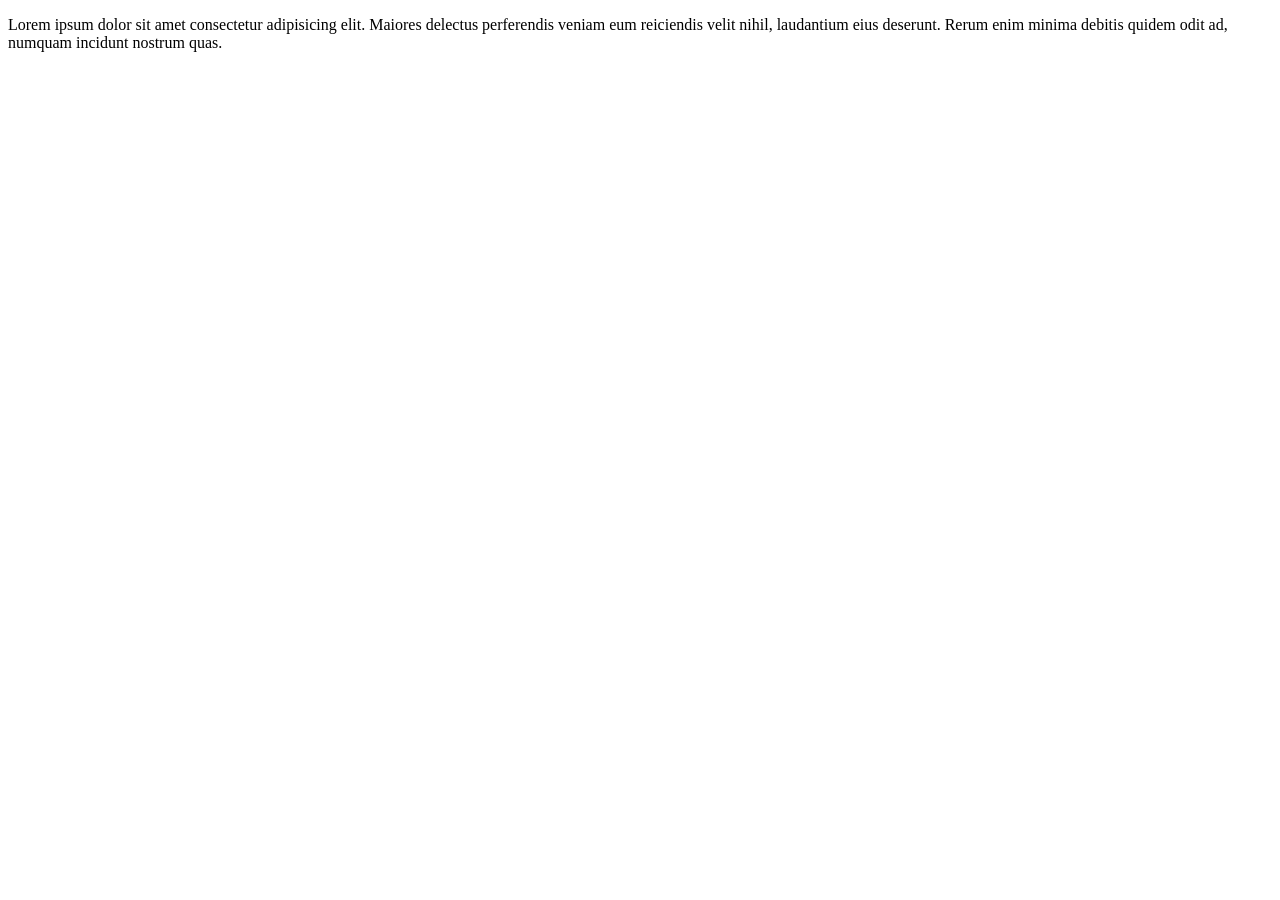
<file: index.html>
<!DOCTYPE html>
<html lang="en">
<head>
    <meta charset="UTF-8">
    <meta name="viewport" content="width=device-width, initial-scale=1.0">
    <title>Document</title>
</head>
<body>
    <p>Lorem ipsum dolor sit amet consectetur adipisicing elit. Maiores delectus perferendis veniam eum reiciendis velit nihil, laudantium eius deserunt. Rerum enim minima debitis quidem odit ad, numquam incidunt nostrum quas.
        
    </p>
</body>
</html>
</file>
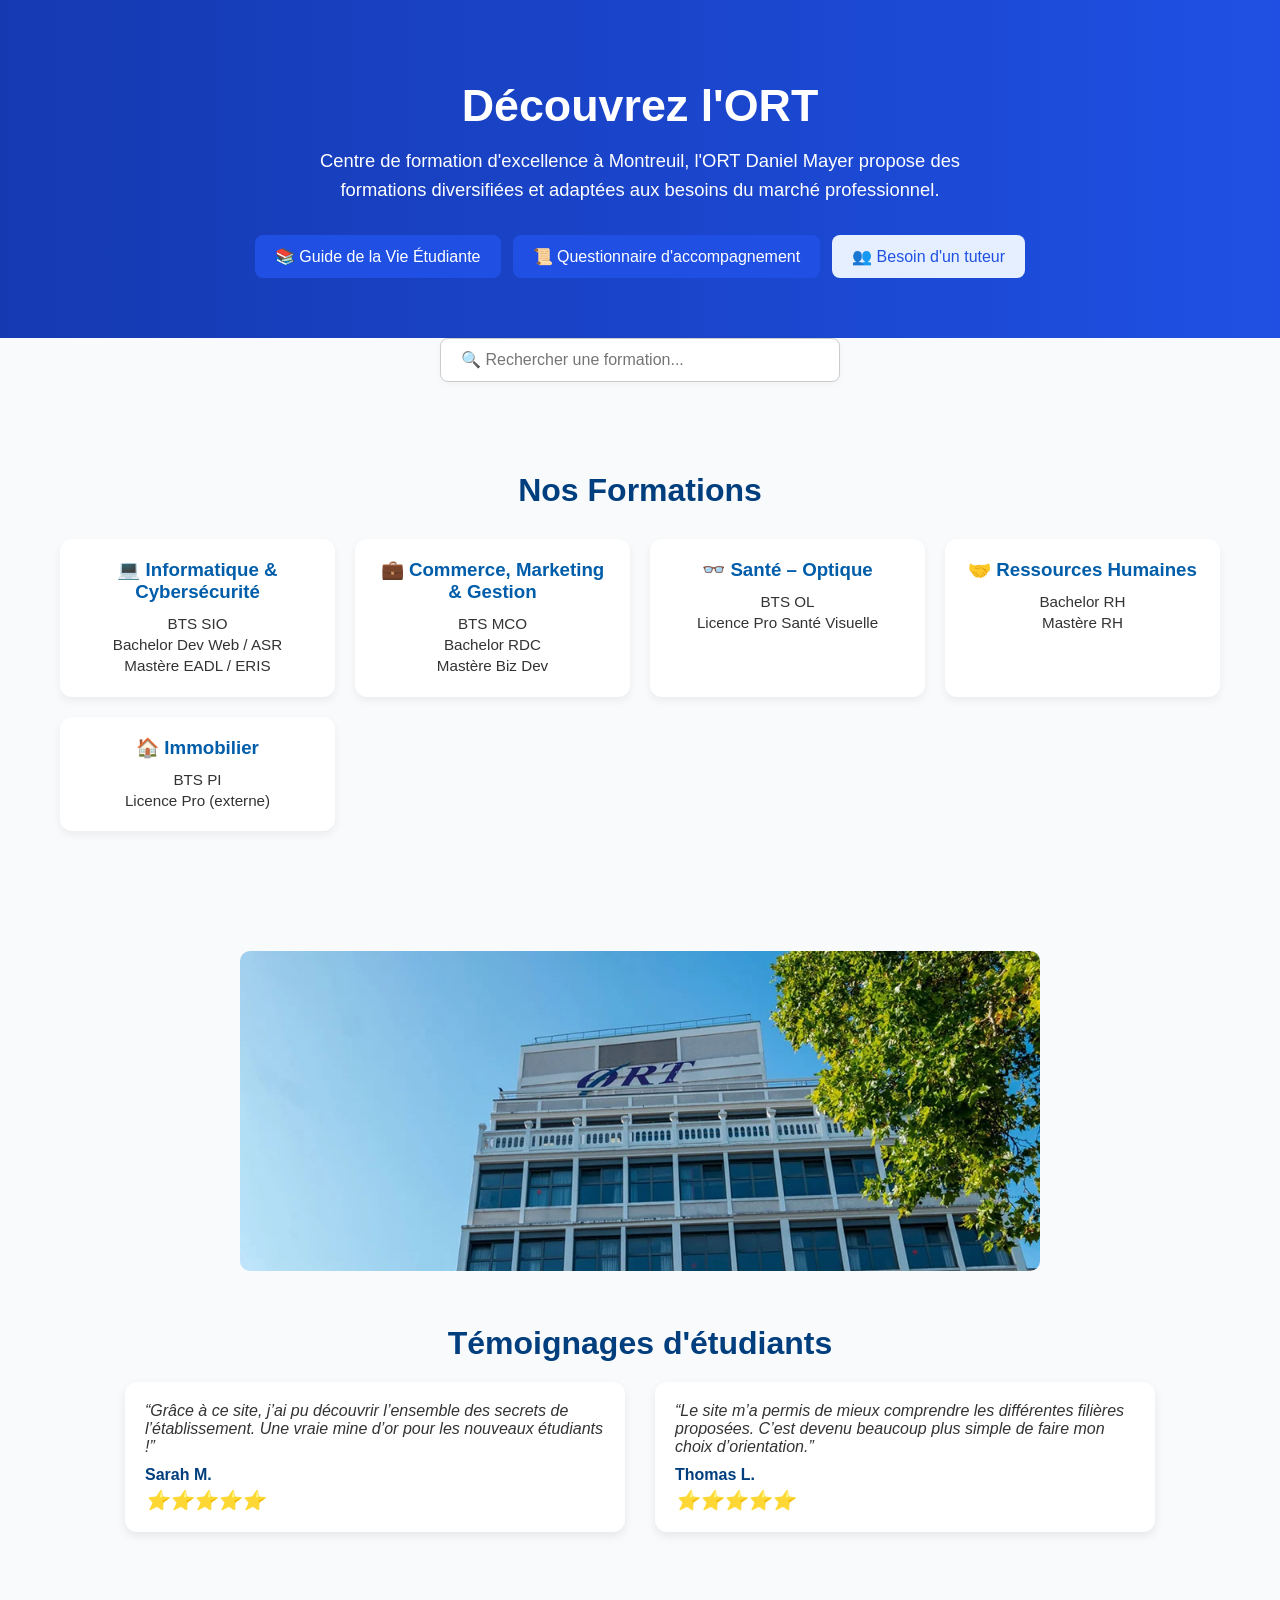
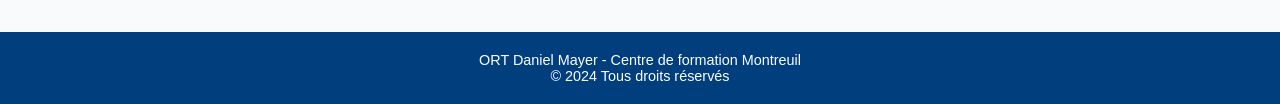
<file: HTML/bienvenue.html>
<!DOCTYPE html>
<html lang="fr">
<head>
  <meta charset="UTF-8" />
  <meta name="viewport" content="width=device-width, initial-scale=1.0" />
  <title>ORT Montreuil</title>
  <link rel="stylesheet" href="../CSS/bienvenue.css" />
</head>
<body>


  <header class="hero">
    <div class="hero-content">  
      <h1>Découvrez l'ORT</h1>
      <p>
        Centre de formation d'excellence à Montreuil, l'ORT Daniel Mayer propose des formations diversifiées et adaptées aux besoins du marché professionnel.
      </p>
      <div class="cta-buttons">
        <a href="../HTML/vieetudiante.html" class="btn">📚 Guide de la Vie Étudiante</a>
        <a href="../HTML/questionnaire.html" class="btn">📜 Questionnaire d'accompagnement</a>
        <a href="../HTML/tuteur.html" class="btn secondary">👥 Besoin d'un tuteur</a>
      </div>
    </div>
  </header>
<div class="search-bar">
  <input type="text" id="search" placeholder="🔍 Rechercher une formation...">
</div>
<script>
  const searchInput = document.getElementById('search');
  searchInput.addEventListener('input', function () {
    const cards = document.querySelectorAll('.card');
    const searchTerm = this.value.toLowerCase();

    cards.forEach(card => {
      const text = card.textContent.toLowerCase();
      card.style.display = text.includes(searchTerm) ? 'block' : 'none';
    });
  });
</script>
  <section class="formations">
    <h2>Nos Formations</h2>
    <div class="cards">
      <a href="../HTML/informatique.html" class="card">
        <h3>💻 Informatique & Cybersécurité</h3>
        <p>BTS SIO<br>Bachelor Dev Web / ASR<br>Mastère EADL / ERIS</p>
      </a>

      <a href="../HTML/commerce.html" class="card">
        <h3>💼 Commerce, Marketing & Gestion</h3>
        <p>BTS MCO<br>Bachelor RDC<br>Mastère Biz Dev</p>
      </a>

      <a href="../HTML/optique.html" class="card">
        <h3>👓 Santé – Optique</h3>
        <p>BTS OL<br>Licence Pro Santé Visuelle</p>
      </a>

      <a href="../HTML/rh.html" class="card">
        <h3>🤝 Ressources Humaines</h3>
        <p>Bachelor RH<br>Mastère RH</p>
      </a>

      <a href="../HTML/immobilier.html" class="card">
        <h3>🏠 Immobilier</h3>
        <p>BTS PI<br>Licence Pro (externe)</p>
      </a>
    </div>
  </section>

  <section class="temoignages">
    <img src="../IMG/ORT-Montreuil-Etablissement.webp" alt="Remise de diplômes" class="temo-photo" />
    <h2>Témoignages d'étudiants</h2>
    <div class="temo-cards">
      <div class="temo-card">
        <p>“Grâce à ce site, j’ai pu découvrir l’ensemble des secrets de l’établissement. Une vraie mine d’or pour les nouveaux étudiants !”</p>
        <strong>Sarah M.</strong>
        <div class="stars">⭐⭐⭐⭐⭐</div>
      </div>
      <div class="temo-card">
        <p>“Le site m’a permis de mieux comprendre les différentes filières proposées. C’est devenu beaucoup plus simple de faire mon choix d’orientation.”</p>
        <strong>Thomas L.</strong>
        <div class="stars">⭐⭐⭐⭐⭐</div>
      </div>
    </div>
  </section>

  <footer>
    <p>ORT Daniel Mayer - Centre de formation Montreuil</p>
    <p>&copy; 2024 Tous droits réservés</p>
  </footer>

</body>
</html>
</file>
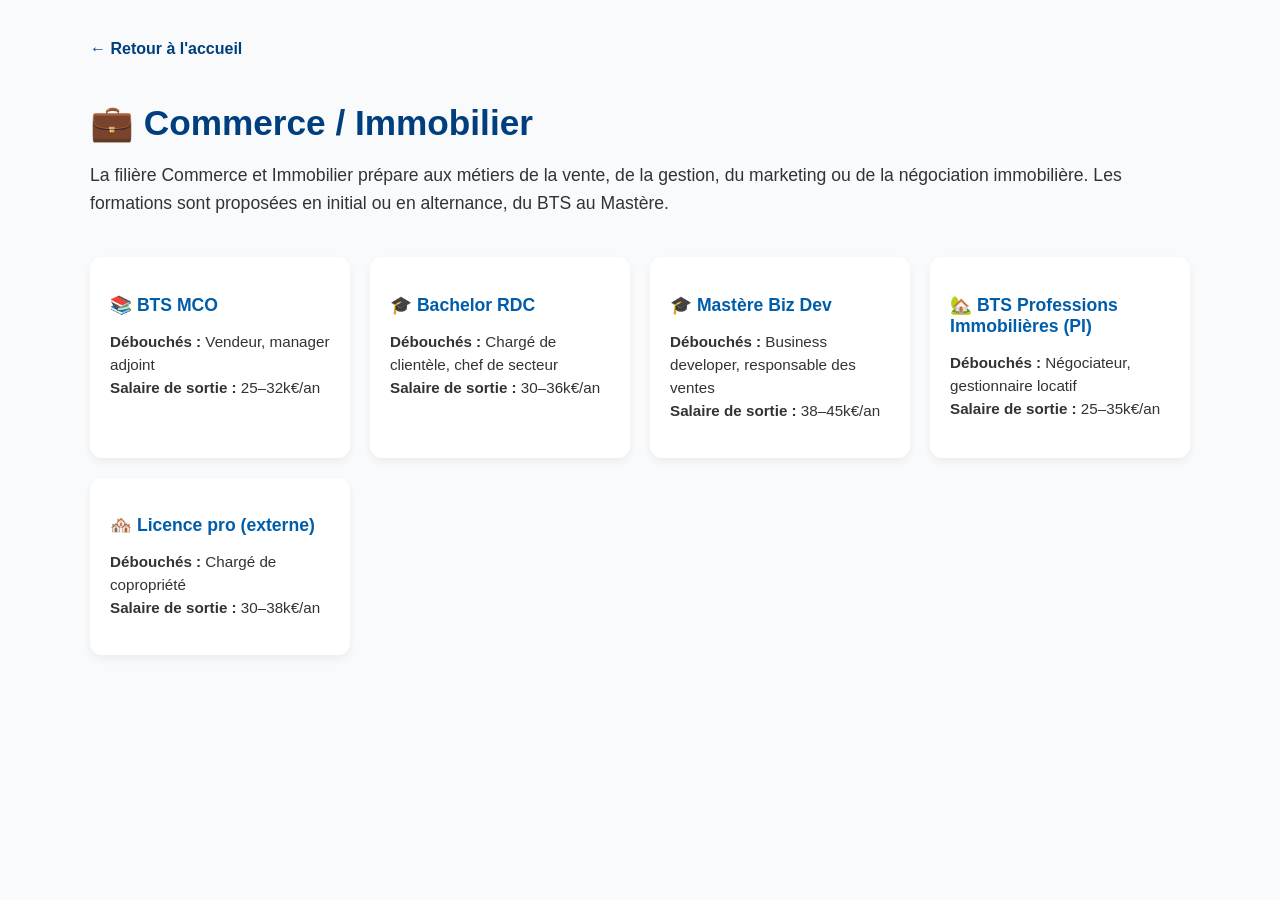
<file: HTML/commerce.html>
<!DOCTYPE html>
<html lang="fr">
<head>
  <meta charset="UTF-8" />
  <meta name="viewport" content="width=device-width, initial-scale=1.0" />
  <title>Filière Commerce / Immobilier</title>
  <link rel="stylesheet" href="../CSS/formation.css" />
</head>
<body>

  <div class="formation-container">

    <a href="../HTML/bienvenue.html" class="back-link">← Retour à l'accueil</a>

    <h1>💼 Commerce / Immobilier</h1>

    <p class="intro">
      La filière Commerce et Immobilier prépare aux métiers de la vente, de la gestion, du marketing ou de la négociation immobilière. Les formations sont proposées en initial ou en alternance, du BTS au Mastère.
    </p>

    <div class="info-grid">

      <div class="info-card">
        <h3>📚 BTS MCO</h3>
        <p>
          <strong>Débouchés :</strong> Vendeur, manager adjoint<br>
          <strong>Salaire de sortie :</strong> 25–32k€/an
        </p>
      </div>

      <div class="info-card">
        <h3>🎓 Bachelor RDC</h3>
        <p>
          <strong>Débouchés :</strong> Chargé de clientèle, chef de secteur<br>
          <strong>Salaire de sortie :</strong> 30–36k€/an
        </p>
      </div>

      <div class="info-card">
        <h3>🎓 Mastère Biz Dev</h3>
        <p>
          <strong>Débouchés :</strong> Business developer, responsable des ventes<br>
          <strong>Salaire de sortie :</strong> 38–45k€/an
        </p>
      </div>

      <div class="info-card">
        <h3>🏡 BTS Professions Immobilières (PI)</h3>
        <p>
          <strong>Débouchés :</strong> Négociateur, gestionnaire locatif<br>
          <strong>Salaire de sortie :</strong> 25–35k€/an
        </p>
      </div>

      <div class="info-card">
        <h3>🏘️ Licence pro (externe)</h3>
        <p>
          <strong>Débouchés :</strong> Chargé de copropriété<br>
          <strong>Salaire de sortie :</strong> 30–38k€/an
        </p>
      </div>

    </div>
  </div>

</body>
</html>
</file>
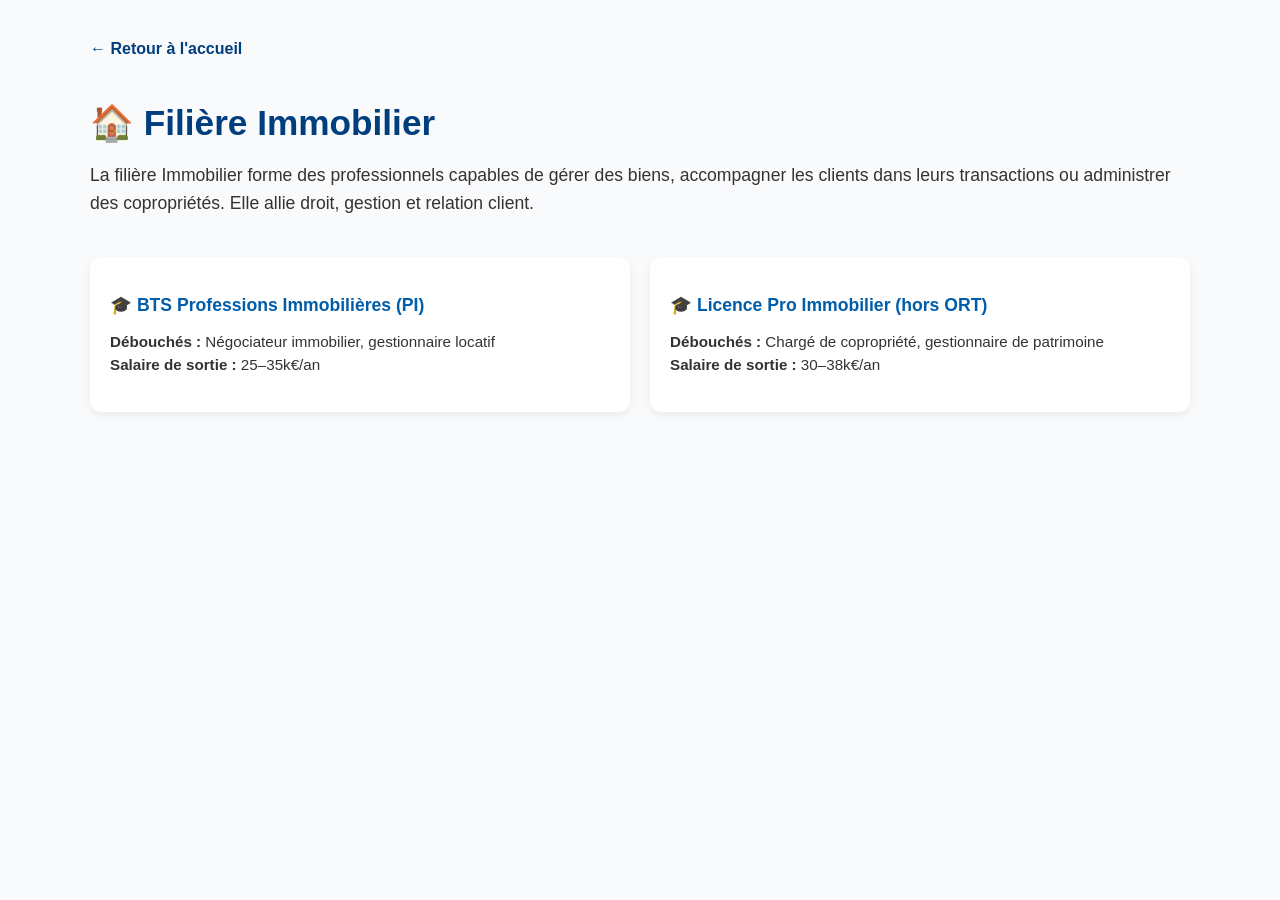
<file: HTML/immobilier.html>
<!DOCTYPE html>
<html lang="fr">
<head>
  <meta charset="UTF-8" />
  <meta name="viewport" content="width=device-width, initial-scale=1.0" />
  <title>Filière Immobilier</title>
  <link rel="stylesheet" href="../CSS/formation.css" />
</head>
<body>

  <div class="formation-container">

    <a href="../HTML/bienvenue.html" class="back-link">← Retour à l'accueil</a>

    <h1>🏠 Filière Immobilier</h1>

    <p class="intro">
      La filière Immobilier forme des professionnels capables de gérer des biens, accompagner les clients dans leurs transactions ou administrer des copropriétés. Elle allie droit, gestion et relation client.
    </p>

    <div class="info-grid">

      <div class="info-card">
        <h3>🎓 BTS Professions Immobilières (PI)</h3>
        <p>
          <strong>Débouchés :</strong> Négociateur immobilier, gestionnaire locatif<br>
          <strong>Salaire de sortie :</strong> 25–35k€/an
        </p>
      </div>

      <div class="info-card">
        <h3>🎓 Licence Pro Immobilier (hors ORT)</h3>
        <p>
          <strong>Débouchés :</strong> Chargé de copropriété, gestionnaire de patrimoine<br>
          <strong>Salaire de sortie :</strong> 30–38k€/an
        </p>
      </div>

    </div>
  </div>

</body>
</html>
</file>
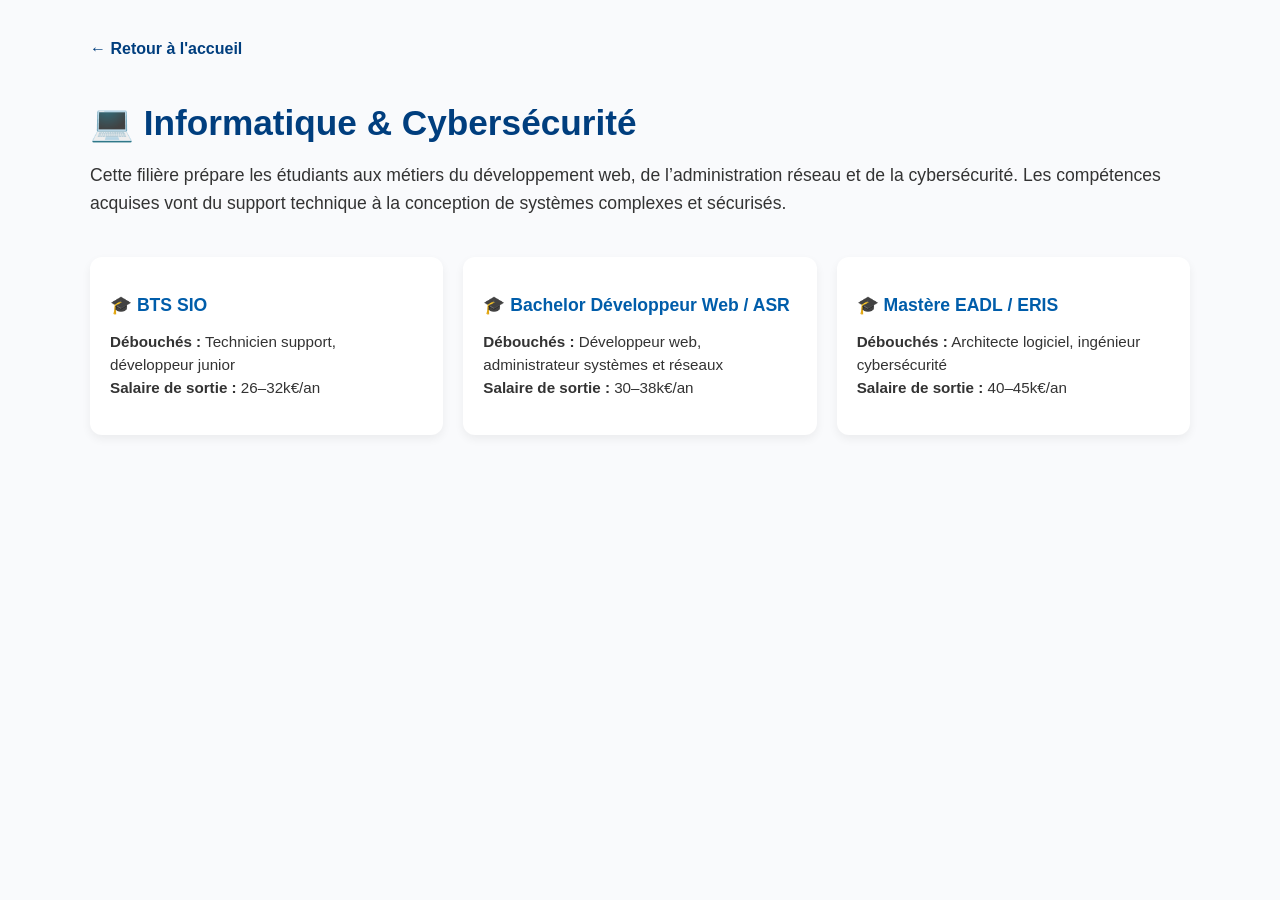
<file: HTML/informatique.html>
<!DOCTYPE html>
<html lang="fr">
<head>
  <meta charset="UTF-8" />
  <meta name="viewport" content="width=device-width, initial-scale=1.0" />
  <title>Filière Informatique & Cybersécurité</title>
  <link rel="stylesheet" href="../CSS/formation.css" />
</head>
<body>

  <div class="formation-container">

    <a href="../HTML/bienvenue.html" class="back-link">← Retour à l'accueil</a>

    <h1>💻 Informatique & Cybersécurité</h1>

    <p class="intro">
      Cette filière prépare les étudiants aux métiers du développement web, de l’administration réseau et de la cybersécurité. Les compétences acquises vont du support technique à la conception de systèmes complexes et sécurisés.
    </p>

    <div class="info-grid">

      <div class="info-card">
        <h3>🎓 BTS SIO</h3>
        <p>
          <strong>Débouchés :</strong> Technicien support, développeur junior<br>
          <strong>Salaire de sortie :</strong> 26–32k€/an
        </p>
      </div>

      <div class="info-card">
        <h3>🎓 Bachelor Développeur Web / ASR</h3>
        <p>
          <strong>Débouchés :</strong> Développeur web, administrateur systèmes et réseaux<br>
          <strong>Salaire de sortie :</strong> 30–38k€/an
        </p>
      </div>

      <div class="info-card">
        <h3>🎓 Mastère EADL / ERIS</h3>
        <p>
          <strong>Débouchés :</strong> Architecte logiciel, ingénieur cybersécurité<br>
          <strong>Salaire de sortie :</strong> 40–45k€/an
        </p>
      </div>

    </div>
  </div>

</body>
</html>
</file>
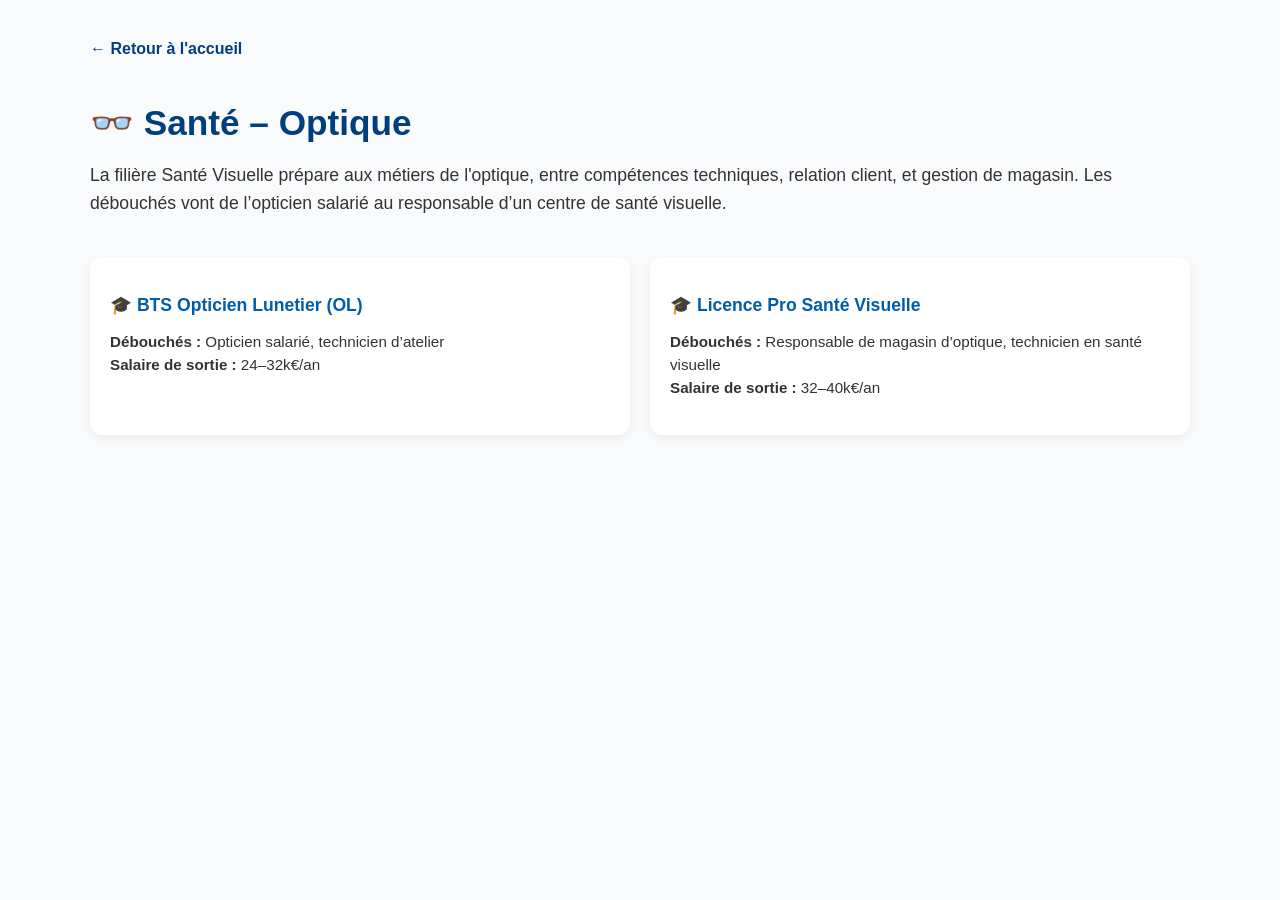
<file: HTML/optique.html>
<!DOCTYPE html>
<html lang="fr">
<head>
  <meta charset="UTF-8" />
  <meta name="viewport" content="width=device-width, initial-scale=1.0" />
  <title>Filière Santé – Optique</title>
  <link rel="stylesheet" href="../CSS/formation.css" />
</head>
<body>

  <div class="formation-container">

    <a href="../HTML/bienvenue.html" class="back-link">← Retour à l'accueil</a>

    <h1>👓 Santé – Optique</h1>

    <p class="intro">
      La filière Santé Visuelle prépare aux métiers de l'optique, entre compétences techniques, relation client, et gestion de magasin. Les débouchés vont de l’opticien salarié au responsable d’un centre de santé visuelle.
    </p>

    <div class="info-grid">

      <div class="info-card">
        <h3>🎓 BTS Opticien Lunetier (OL)</h3>
        <p>
          <strong>Débouchés :</strong> Opticien salarié, technicien d’atelier<br>
          <strong>Salaire de sortie :</strong> 24–32k€/an
        </p>
      </div>

      <div class="info-card">
        <h3>🎓 Licence Pro Santé Visuelle</h3>
        <p>
          <strong>Débouchés :</strong> Responsable de magasin d’optique, technicien en santé visuelle<br>
          <strong>Salaire de sortie :</strong> 32–40k€/an
        </p>
      </div>

    </div>
  </div>

</body>
</html>
</file>
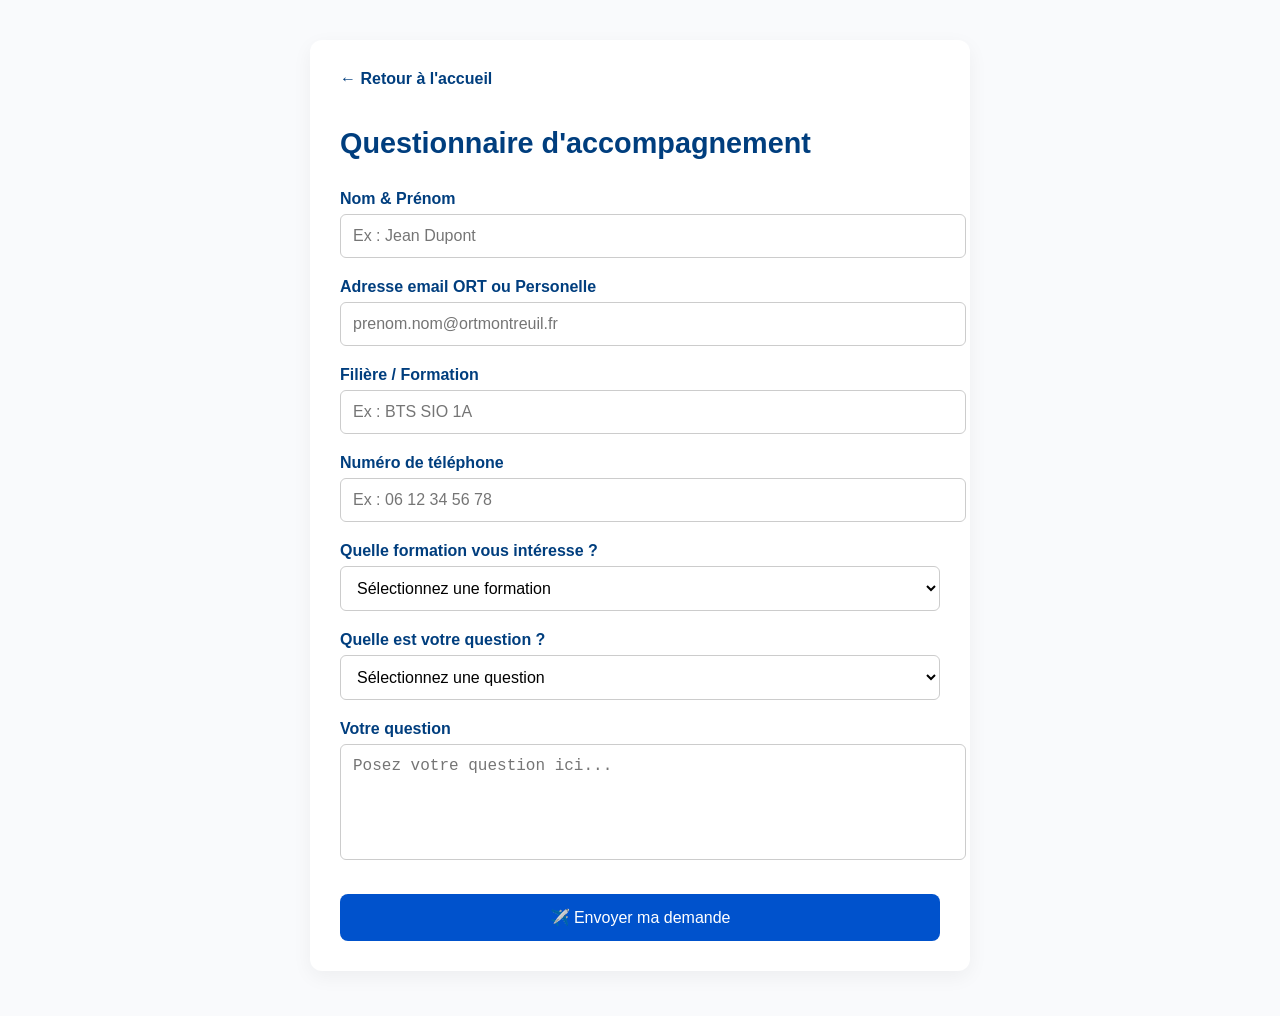
<file: HTML/questionnaire.html>
<!DOCTYPE html> <!-- Indique qu'on utilise le HTML5 -->
<html lang="fr"> <!-- Langue principale du site : Français -->
<head>
  <meta charset="UTF-8" /> <!-- Encodage des caractères UTF-8 (accents, etc.) -->
  <meta name="viewport" content="width=device-width, initial-scale=1.0" /> <!-- Responsive sur mobile -->
  <title>Questionnaire d'accompagnement</title> <!-- Titre affiché dans l'onglet -->
  <link rel="stylesheet" href="../CSS/questionnaire.css" /> <!-- Fichier CSS lié pour le design -->
</head>
<body>

  <div class="form-container">
    <a href="../HTML/bienvenue.html" class="back-link">← Retour à l'accueil</a> <!-- Lien retour page d’accueil -->
    <h1>Questionnaire d'accompagnement</h1> <!-- Titre principal de la page -->

    <!-- Formulaire connecté à Formsubmit (adresse email de réception) -->
    <form action="https://formsubmit.co/tutorat.ort@gmail.com" method="POST">

      <!-- Champs d'identification de l'élève -->
      <label for="nom">Nom & Prénom</label>
      <input type="text" id="nom" name="Nom & Prénom" placeholder="Ex : Jean Dupont" required>

      <label for="email">Adresse email ORT ou Personelle</label>
      <input type="email" id="email" name="Email ORT" placeholder="prenom.nom@ortmontreuil.fr" required>

      <label for="filiere">Filière / Formation</label>
      <input type="text" id="filiere" name="Filière" placeholder="Ex : BTS SIO 1A" required>

      <label for="telephone">Numéro de téléphone</label>
      <input type="tel" id="telephone" name="Téléphone" placeholder="Ex : 06 12 34 56 78" required>

      <!-- Choix de formation -->
      <label for="formation">Quelle formation vous intéresse ?</label>
      <select id="formation" name="Formation souhaitée" required>
        <option value="">Sélectionnez une formation</option>
        <option>3ème Générale</option>
        <option>Bac Général</option>
        <option>BTS Management Commercial Opérationnel</option>
        <option>BTS Professions Immobilières</option>
        <option>BTS Opticien Lunetier</option>
        <option>Licence Professionnelle d'Optique</option>
        <option>BTS Services Informatiques aux Organisations</option>
        <option>Bachelor Développeur Web</option>
        <option>BTM Prothésiste Dentaire</option>
        <option>BTS Prothésiste Dentaire</option>
        <option>DCG</option>
        <option>DSCG</option>
      </select>

      <!-- Type de question -->
      <label for="question-type">Quelle est votre question ?</label>
      <select id="question-type" name="Type de question" required>
        <option value="">Sélectionnez une question</option>
        <option>Comment fonctionne la cantine ?</option>
        <option>Comment obtenir les aides financières en initial/alternance ?</option>
        <option>Comment fonctionne la licence et l'email ORT ?</option>
        <option>Comment réinitialiser mon mot de passe ?</option>
        <option>Comment se connecter au WiFi ?</option>
        <option>Quand sont les prochaines JPO ?</option>
        <option>Quels sont les événements du BDE ?</option>
        <option>Comment se déroule l’alternance ?</option>
        <option>Quels sont les prérequis pour chaque formation ?</option>
        <option>Comment se passe la vie étudiante à l’ORT ?</option>
        <option>Autre question</option>
      </select>

      <!-- Message libre -->
      <label for="message">Votre question</label>
      <textarea id="message" name="Message" rows="5" placeholder="Posez votre question ici..." required></textarea>

      <!-- Champs cachés (optionnels mais utiles) -->
      <input type="hidden" name="_captcha" value="false"> <!-- Désactive le Captcha -->
      <input type="hidden" name="_next" value="https://samuelhadd.github.io/Site-Ort-Montreuil/HTML/succes.html">

 <!-- Redirection après envoi -->

      <!-- Bouton d'envoi -->
      <button type="submit">✈️ Envoyer ma demande</button>
    </form>
  </div>

</body>
</html>
</file>
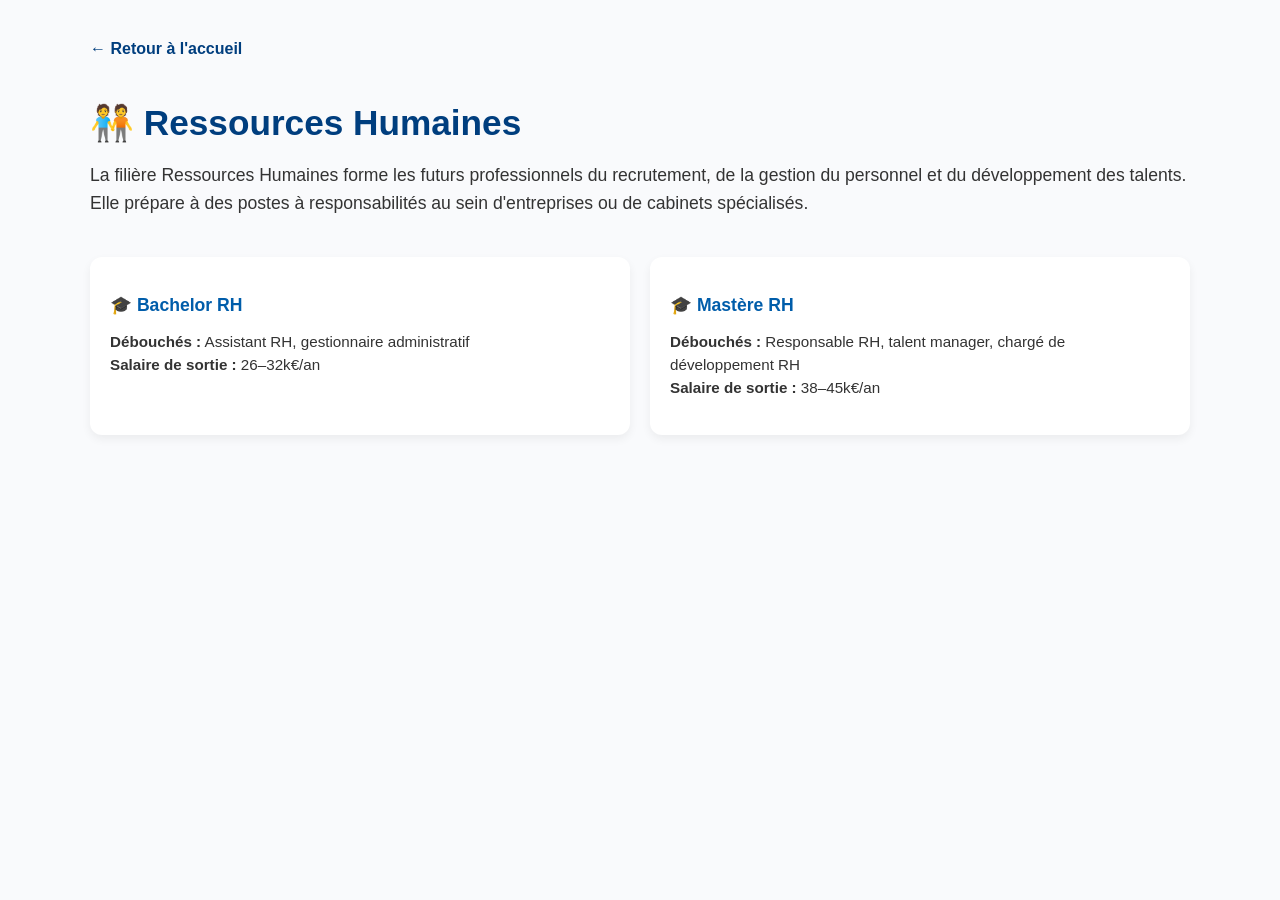
<file: HTML/rh.html>
<!DOCTYPE html>
<html lang="fr">
<head>
  <meta charset="UTF-8" />
  <meta name="viewport" content="width=device-width, initial-scale=1.0" />
  <title>Filière Ressources Humaines</title>
  <link rel="stylesheet" href="../CSS/formation.css" />
</head>
<body>

  <div class="formation-container">

    <a href="../HTML/bienvenue.html" class="back-link">← Retour à l'accueil</a>

    <h1>🧑‍🤝‍🧑 Ressources Humaines</h1>

    <p class="intro">
      La filière Ressources Humaines forme les futurs professionnels du recrutement, de la gestion du personnel et du développement des talents. Elle prépare à des postes à responsabilités au sein d'entreprises ou de cabinets spécialisés.
    </p>

    <div class="info-grid">

      <div class="info-card">
        <h3>🎓 Bachelor RH</h3>
        <p>
          <strong>Débouchés :</strong> Assistant RH, gestionnaire administratif<br>
          <strong>Salaire de sortie :</strong> 26–32k€/an
        </p>
      </div>

      <div class="info-card">
        <h3>🎓 Mastère RH</h3>
        <p>
          <strong>Débouchés :</strong> Responsable RH, talent manager, chargé de développement RH<br>
          <strong>Salaire de sortie :</strong> 38–45k€/an
        </p>
      </div>

    </div>
  </div>

</body>
</html>
</file>
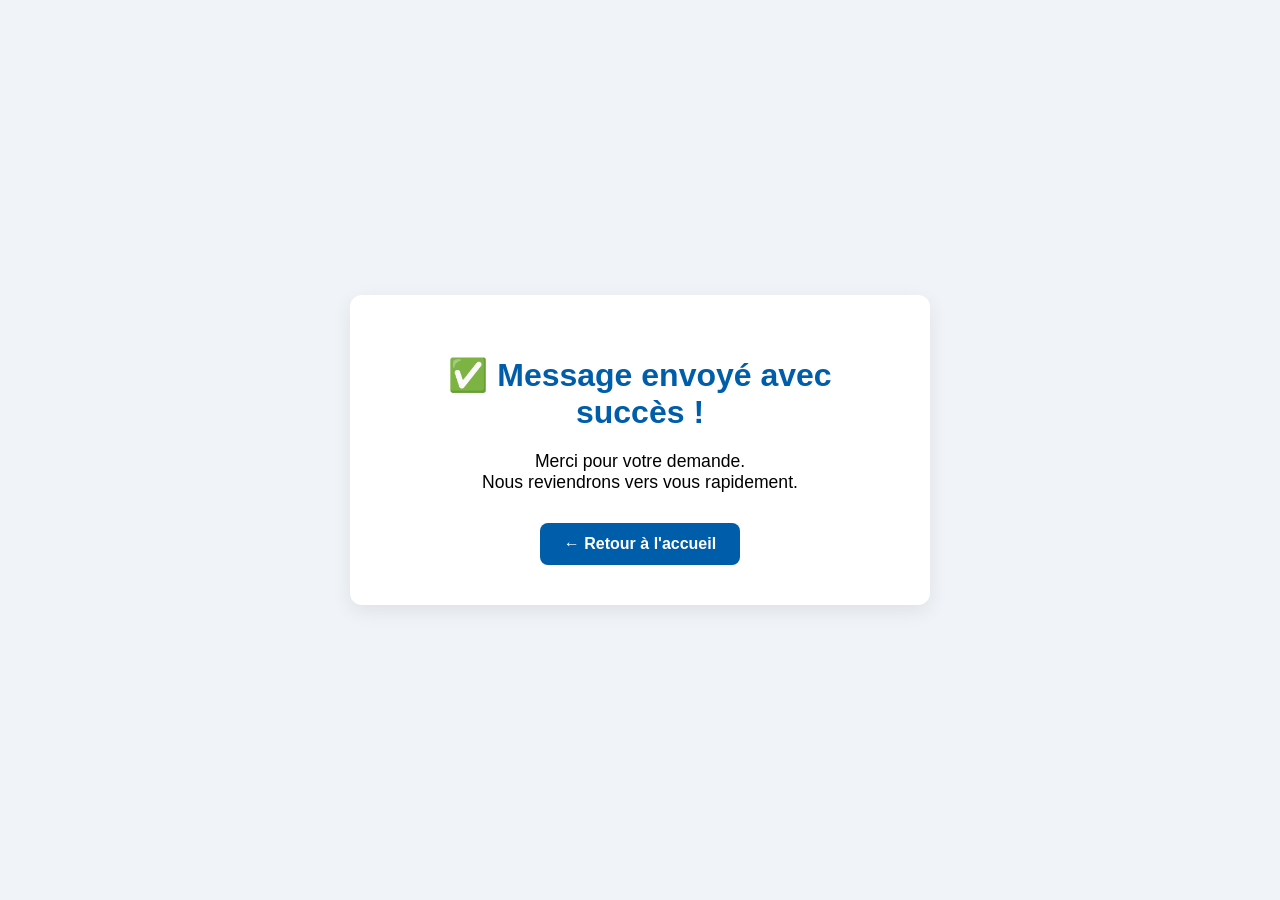
<file: HTML/succes.html>
<!DOCTYPE html>
<html lang="fr">
<head>
  <meta charset="UTF-8" />
  <meta name="viewport" content="width=device-width, initial-scale=1.0" />
  <title>Message envoyé</title>
  <style>
    body {
      background-color: #f0f4f9;
      font-family: 'Segoe UI', sans-serif;
      display: flex;
      align-items: center;
      justify-content: center;
      height: 100vh;
      margin: 0;
      text-align: center;
    }

    .message-box {
      background-color: white;
      padding: 40px;
      border-radius: 12px;
      box-shadow: 0 6px 20px rgba(0, 0, 0, 0.08);
      max-width: 500px;
    }

    h1 {
      color: #005DAA;
      margin-bottom: 20px;
    }

    p {
      font-size: 1.1rem;
      margin-bottom: 30px;
    }

    a {
      display: inline-block;
      text-decoration: none;
      background-color: #005DAA;
      color: white;
      padding: 12px 24px;
      border-radius: 8px;
      font-weight: bold;
      transition: background-color 0.3s ease;
    }

    a:hover {
      background-color: #003e7e;
    }
  </style>
</head>
<body>

  <div class="message-box">
    <h1>✅ Message envoyé avec succès !</h1>
    <p>Merci pour votre demande.<br>Nous reviendrons vers vous rapidement.</p>
    <a href="../HTML/bienvenue.html">← Retour à l'accueil</a>
  </div>

</body>
</html>
</file>
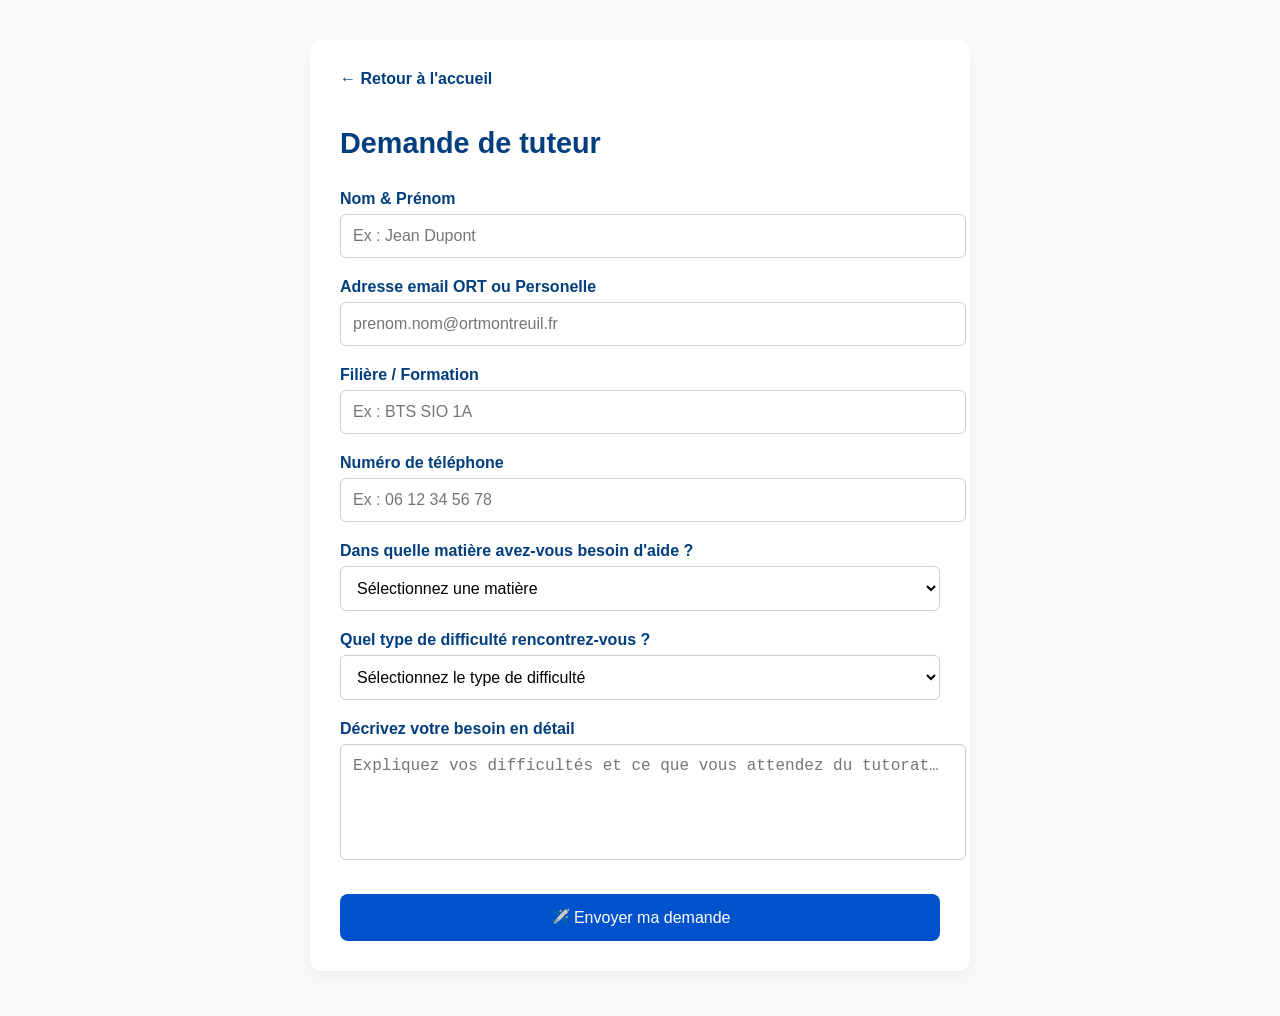
<file: HTML/tuteur.html>
<!DOCTYPE html>
<html lang="fr">
<head>
  <meta charset="UTF-8" />
  <meta name="viewport" content="width=device-width, initial-scale=1.0" />
  <title>Demande de tuteur</title>
  <link rel="stylesheet" href="../CSS/tuteur.css" />
</head>
<body>

  <div class="form-container">
    <a href="../HTML/bienvenue.html" class="back-link">← Retour à l'accueil</a>
    <h1>Demande de tuteur</h1>

    <!-- Formulaire complet connecté à Formsubmit -->
    <form action="https://formsubmit.co/tutorat.ort@gmail.com" method="POST">

      <!-- Informations de l'élève -->
      <label for="nom">Nom & Prénom</label>
      <input type="text" id="nom" name="Nom & Prénom" placeholder="Ex : Jean Dupont" required>

      <label for="email">Adresse email ORT ou Personelle</label>
      <input type="email" id="email" name="Email ORT" placeholder="prenom.nom@ortmontreuil.fr" required>

      <label for="filiere">Filière / Formation</label>
      <input type="text" id="filiere" name="Filière" placeholder="Ex : BTS SIO 1A" required>

      <label for="telephone">Numéro de téléphone</label>
      <input type="tel" id="telephone" name="Téléphone" placeholder="Ex : 06 12 34 56 78" required>

      <!-- Sujet de la demande -->
      <label for="matiere">Dans quelle matière avez-vous besoin d'aide ?</label>
      <select id="matiere" name="Matière concernée" required>
        <option value="">Sélectionnez une matière</option>
        <option>Mathématiques</option>
        <option>Français</option>
        <option>Anglais</option>
        <option>Sciences</option>
        <option>Comptabilité</option>
        <option>Informatique</option>
        <option>Management</option>
        <option>Droit</option>
        <option>Autre</option>
      </select>

      <label for="difficulte">Quel type de difficulté rencontrez-vous ?</label>
      <select id="difficulte" name="Type de difficulté" required>
        <option value="">Sélectionnez le type de difficulté</option>
        <option>Compréhension des cours</option>
        <option>Exercices pratiques</option>
        <option>Préparation aux examens</option>
        <option>Méthodologie</option>
        <option>Organisation du travail</option>
        <option>Autre</option>
      </select>

      <label for="message">Décrivez votre besoin en détail</label>
      <textarea id="message" name="Message" rows="5" placeholder="Expliquez vos difficultés et ce que vous attendez du tutorat…" required></textarea>

      <!-- Redirection et options Formsubmit -->
      <input type="hidden" name="_captcha" value="false">
      <input type="hidden" name="_next" value="https://samuelhadd.github.io/Site-Ort-Montreuil/HTML/succes.html">

      <button type="submit">✈️ Envoyer ma demande</button>
    </form>
  </div>

</body>
</html>
</file>
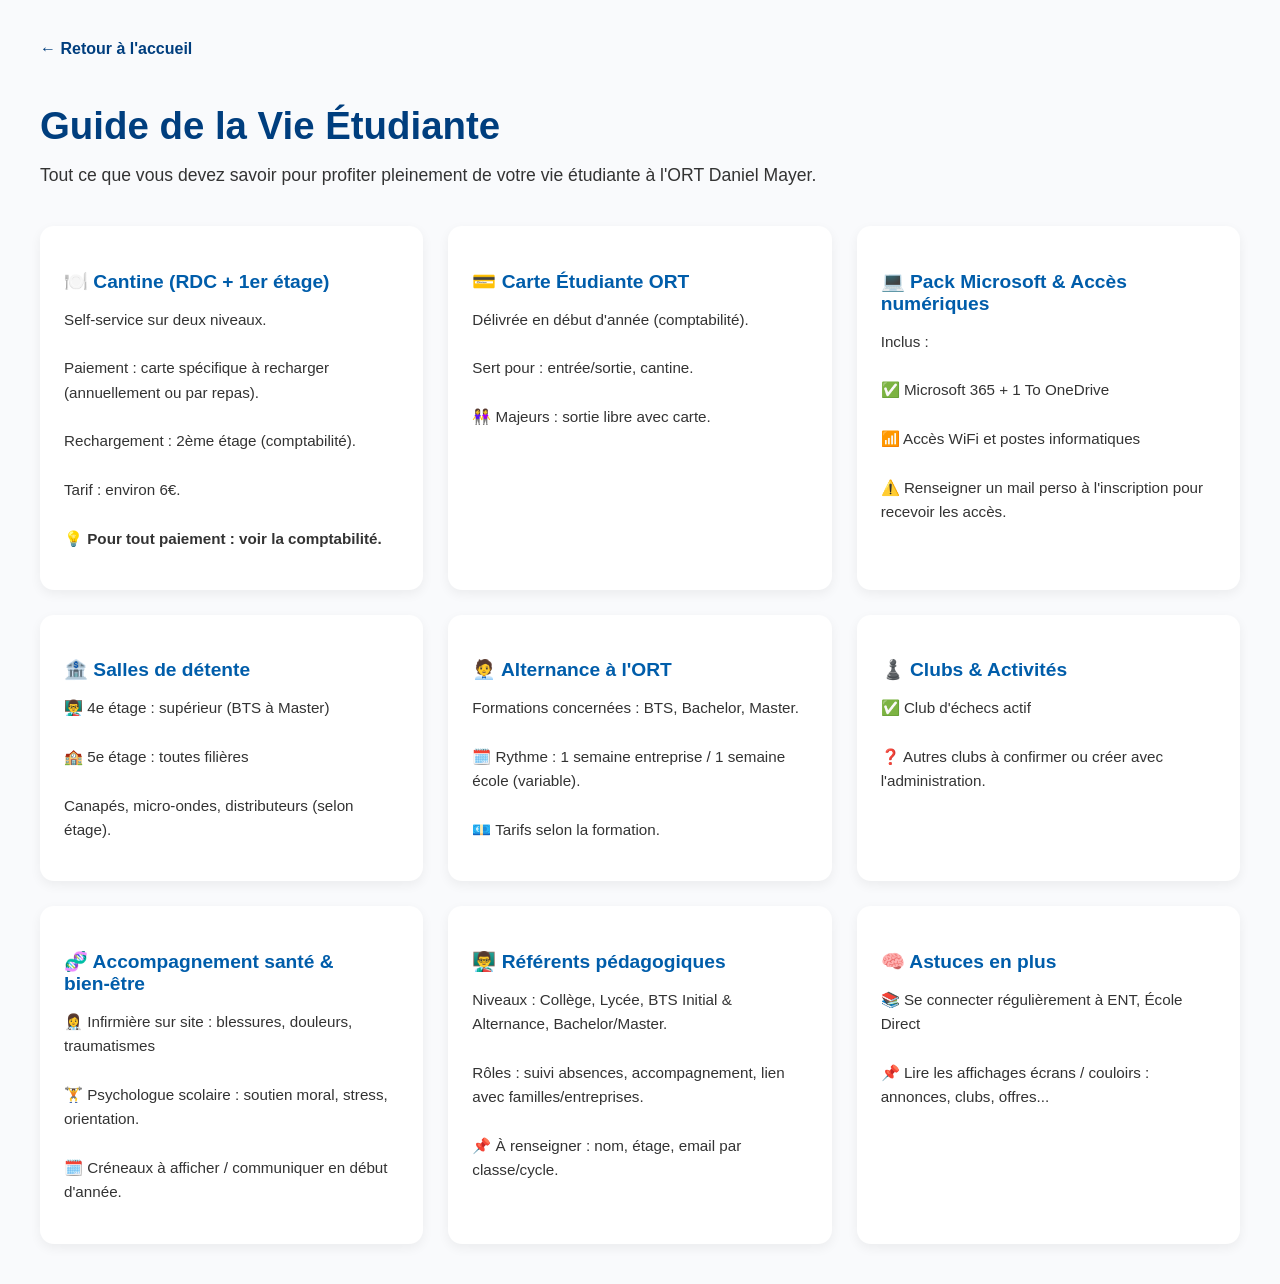
<file: HTML/vieetudiante.html>
<!DOCTYPE html>
<html lang="fr">
<head>
  <meta charset="UTF-8" />
  <meta name="viewport" content="width=device-width, initial-scale=1.0" />
  <title>Guide de la Vie Étudiante</title>
  <link rel="stylesheet" href="../CSS/vieetudiante.css" />
</head>
<body>

  <div class="container">
  <a href="../HTML/bienvenue.html" class="back-link">← Retour à l'accueil</a>
  <h1>Guide de la Vie Étudiante</h1>
  <p class="intro">Tout ce que vous devez savoir pour profiter pleinement de votre vie étudiante à l'ORT Daniel Mayer.</p>

  <div class="grid">
    <div class="card">
      <h3>🍽️ Cantine (RDC + 1er étage)</h3>
      <p>Self-service sur deux niveaux.<br>
      Paiement : carte spécifique à recharger (annuellement ou par repas).<br>
      Rechargement : 2ème étage (comptabilité).<br>
      Tarif : environ 6€.<br>
      <strong>💡 Pour tout paiement : voir la comptabilité.</strong></p>
    </div>

    <div class="card">
      <h3>💳 Carte Étudiante ORT</h3>
      <p>Délivrée en début d'année (comptabilité).<br>
      Sert pour : entrée/sortie, cantine.<br>
      👭 Majeurs : sortie libre avec carte.</p>
    </div>

    <div class="card">
      <h3>💻 Pack Microsoft & Accès numériques</h3>
      <p>Inclus :<br>
      ✅ Microsoft 365 + 1 To OneDrive<br>
      📶 Accès WiFi et postes informatiques<br>
      ⚠️ Renseigner un mail perso à l'inscription pour recevoir les accès.</p>
    </div>

    <div class="card">
      <h3>🏦 Salles de détente</h3>
      <p>👨‍🏫 4e étage : supérieur (BTS à Master)<br>
      🏫 5e étage : toutes filières<br>
      Canapés, micro-ondes, distributeurs (selon étage).</p>
    </div>

    <div class="card">
      <h3>🧑‍💼 Alternance à l'ORT</h3>
      <p>Formations concernées : BTS, Bachelor, Master.<br>
      🗓️ Rythme : 1 semaine entreprise / 1 semaine école (variable).<br>
      💶 Tarifs selon la formation.</p>
    </div>

    <div class="card">
      <h3>♟️ Clubs & Activités</h3>
      <p>✅ Club d'échecs actif<br>
      ❓ Autres clubs à confirmer ou créer avec l'administration.</p>
    </div>

    <div class="card">
      <h3>🧬 Accompagnement santé & bien-être</h3>
      <p>👩‍⚕️ Infirmière sur site : blessures, douleurs, traumatismes<br>
      🏋️ Psychologue scolaire : soutien moral, stress, orientation.<br>
      🗓️ Créneaux à afficher / communiquer en début d'année.</p>
    </div>

    <div class="card">
      <h3>👨‍🏫 Référents pédagogiques</h3>
      <p>Niveaux : Collège, Lycée, BTS Initial & Alternance, Bachelor/Master.<br>
      Rôles : suivi absences, accompagnement, lien avec familles/entreprises.<br>
      📌 À renseigner : nom, étage, email par classe/cycle.</p>
    </div>

    <div class="card">
      <h3>🧠 Astuces en plus</h3>
      <p>📚 Se connecter régulièrement à ENT, École Direct<br>
      📌 Lire les affichages écrans / couloirs : annonces, clubs, offres...</p>
    </div>
  </div>
</div>

</body>
</html>
</file>
<file: CSS/bienvenue.css>
/* Reset de base */
* {
  margin: 0;
  padding: 0;
  box-sizing: border-box;
}

body {
  font-family: 'Segoe UI', sans-serif;
  background-color: #f9fafc;
  color: #333;
}

/* Bandeau principal parfaitement centré */
.hero {
  background: linear-gradient(to right, #1539b1, #1f50e3);
  color: white;
  padding: 80px 20px 60px;
}

.hero-content {
  max-width: 1100px;
  margin: 0 auto;
  text-align: center;
}

.hero h1 {
  font-size: 2.8rem;
  font-weight: bold;
  margin-bottom: 15px;
}

.hero p {
  font-size: 1.15rem;
  line-height: 1.6;
  max-width: 700px;
  margin: 0 auto 30px;
  text-align: center;
}

.cta-buttons {
  display: flex;
  flex-wrap: wrap;
  gap: 12px;
  justify-content: center;
}

.btn {
  background-color: #1f50e3;
  color: white;
  padding: 12px 20px;
  border-radius: 8px;
  font-weight: 500;
  text-decoration: none;
  transition: background 0.3s ease;
}

.btn:hover {
  background-color: #0c3eb4;
}

.btn.secondary {
  background-color: #e6efff;
  color: #1f50e3;
}

/* Section Formations */
.formations {
  padding: 60px 20px;
  text-align: center;
}

.formations h2 {
  font-size: 2rem;
  color: #003e7e;
  margin-bottom: 30px;
}

.cards {
  display: grid;
  grid-template-columns: repeat(auto-fit, minmax(260px, 1fr));
  gap: 20px;
  max-width: 1200px;
  margin: 0 auto;
  padding: 0 20px;
}

.cards a.card {
  display: block;
  background-color: #fff;
  padding: 20px;
  border-radius: 12px;
  box-shadow: 0 4px 8px rgba(0,0,0,0.06);
  text-decoration: none;
  color: inherit;
  transition: transform 0.2s ease, box-shadow 0.2s ease;
}

.cards a.card:hover {
  transform: scale(1.03);
  box-shadow: 0 6px 16px rgba(0,0,0,0.1);
  cursor: pointer;
}

.cards a.card h3 {
  margin-bottom: 10px;
  color: #005DAA;
}

.cards a.card p {
  font-size: 0.95rem;
  line-height: 1.4;
}

/* Témoignages */
.temoignages {
  padding: 60px 20px;
  text-align: center;
  background-color: #f9fafc;
}

.temoignages h2 {
  color: #003e7e;
  font-size: 2rem;
  margin: 20px 0;
}

.temo-photo {
  width: 100%;
  max-width: 800px;
  border-radius: 10px;
  margin-bottom: 30px;
  object-fit: cover;
  height: auto;
}

.temo-cards {
  display: flex;
  flex-wrap: wrap;
  gap: 30px;
  justify-content: center;
  max-width: 1300px;
  margin: 0 auto;
  padding: 0 20px;
}

.temo-card {
  background-color: #fff;
  max-width: 500px;
  padding: 20px;
  border-radius: 12px;
  box-shadow: 0 4px 10px rgba(0,0,0,0.08);
  text-align: left;
  font-style: italic;
}

.temo-card strong {
  display: block;
  margin-top: 10px;
  font-style: normal;
  color: #003e7e;
}

.stars {
  color: #f6b600;
  font-size: 1.2rem;
  margin-top: 5px;
}

/* Footer */
footer {
  background-color: #003e7e;
  color: white;
  text-align: center;
  padding: 20px 10px;
  margin-top: 40px;
  font-size: 0.9rem;
}

/* Responsive */
@media (max-width: 600px) {
  .hero h1 {
    font-size: 2rem;
  }

  .btn {
    width: 100%;
    text-align: center;
  }

  .temo-cards {
    flex-direction: column;
    align-items: center;
  }

  .hero-content {
    text-align: center;
  }
}
/* Barre de recherche */
.search-bar {
  display: flex;
  justify-content: center;
  margin-bottom: 30px;
}

#search {
  padding: 12px 20px;
  width: 100%;
  max-width: 400px;
  border: 1.5px solid #ccc;
  border-radius: 8px;
  font-size: 1rem;
  box-shadow: 0 2px 6px rgba(0, 0, 0, 0.04);
  transition: all 0.3s ease;
}

#search:focus {
  border-color: #005DAA;
  outline: none;
  box-shadow: 0 0 0 3px rgba(0, 93, 170, 0.15);
}
</file>
<file: CSS/formation.css>
body {
  font-family: 'Segoe UI', sans-serif;
  background-color: #f9fafc;
  margin: 0;
  padding: 40px 20px;
  color: #333;
}

.formation-container {
  max-width: 1100px;
  margin: 0 auto;
}

.back-link {
  display: inline-block;
  margin-bottom: 20px;
  color: #003e7e;
  text-decoration: none;
  font-weight: bold;
}

h1 {
  color: #003e7e;
  font-size: 2.2rem;
  margin-bottom: 10px;
}

.intro {
  font-size: 1.1rem;
  margin-bottom: 40px;
  line-height: 1.6;
}

.info-grid {
  display: grid;
  grid-template-columns: repeat(auto-fit, minmax(260px, 1fr));
  gap: 20px;
}

.info-card {
  background-color: #fff;
  padding: 20px;
  border-radius: 12px;
  box-shadow: 0 4px 10px rgba(0, 0, 0, 0.06);
}

.info-card h3 {
  color: #005DAA;
  margin-bottom: 10px;
  font-size: 1.1rem;
}

.info-card p {
  font-size: 0.95rem;
  line-height: 1.5;
}

/* Responsive */
@media (max-width: 600px) {
  h1 {
    font-size: 1.6rem;
  }
}
</file>
<file: CSS/questionnaire.css>
body {
  font-family: 'Segoe UI', sans-serif;
  background-color: #f9fafc;
  margin: 0;
  padding: 40px 20px;
  color: #333;
}

.form-container {
  max-width: 600px;
  background: white;
  padding: 30px;
  border-radius: 12px;
  box-shadow: 0 6px 20px rgba(0, 0, 0, 0.05);
  margin: 0 auto;
}

.back-link {
  display: inline-block;
  margin-bottom: 20px;
  color: #003e7e;
  text-decoration: none;
  font-weight: bold;
}

h1 {
  color: #003e7e;
  font-size: 1.8rem;
  margin-bottom: 30px;
}

label {
  display: block;
  margin-top: 20px;
  font-weight: 600;
  margin-bottom: 8px;
}

select,
textarea {
  width: 100%;
  padding: 12px;
  font-size: 1rem;
  border-radius: 6px;
  border: 1px solid #ccc;
  background-color: #fff;
  resize: none;
}

button {
  margin-top: 30px;
  background-color: #0052cc;
  color: white;
  border: none;
  padding: 14px;
  font-size: 1rem;
  border-radius: 8px;
  width: 100%;
  cursor: pointer;
  transition: background 0.3s ease;
}

button:hover {
  background-color: #003e7e;
}

/* Responsive */
@media (max-width: 500px) {
  .form-container {
    padding: 20px;
  }

  h1 {
    font-size: 1.4rem;
  }
}
label {
  display: block;
  margin-top: 20px;
  font-weight: 600;
  color: #003e7e;
  margin-bottom: 6px;
}

input[type="text"],
input[type="email"],
input[type="tel"] {
  width: 100%;
  padding: 12px;
  font-size: 1rem;
  border-radius: 6px;
  border: 1px solid #ccc;
  background-color: #fff;
  transition: border-color 0.2s ease;
}

input:focus {
  border-color: #005DAA;
  outline: none;
}
</file>
<file: CSS/tuteur.css>
body {
  font-family: 'Segoe UI', sans-serif;
  background-color: #f9fafc;
  margin: 0;
  padding: 40px 20px;
  color: #333;
}

.form-container {
  max-width: 600px;
  background: white;
  padding: 30px;
  border-radius: 12px;
  box-shadow: 0 6px 20px rgba(0, 0, 0, 0.05);
  margin: 0 auto;
}

.back-link {
  display: inline-block;
  margin-bottom: 20px;
  color: #003e7e;
  text-decoration: none;
  font-weight: bold;
}

h1 {
  color: #003e7e;
  font-size: 1.8rem;
  margin-bottom: 30px;
}

label {
  display: block;
  margin-top: 20px;
  font-weight: 600;
  margin-bottom: 8px;
}

select,
textarea {
  width: 100%;
  padding: 12px;
  font-size: 1rem;
  border-radius: 6px;
  border: 1px solid #ccc;
  background-color: #fff;
  resize: none;
}

button {
  margin-top: 30px;
  background-color: #0052cc;
  color: white;
  border: none;
  padding: 14px;
  font-size: 1rem;
  border-radius: 8px;
  width: 100%;
  cursor: pointer;
  transition: background 0.3s ease;
}

button:hover {
  background-color: #003e7e;
}

/* Responsive */
@media (max-width: 500px) {
  .form-container {
    padding: 20px;
  }

  h1 {
    font-size: 1.4rem;
  }
}
label {
  display: block;
  margin-top: 20px;
  font-weight: 600;
  color: #003e7e;
  margin-bottom: 6px;
}

input[type="text"],
input[type="email"],
input[type="tel"] {
  width: 100%;
  padding: 12px;
  font-size: 1rem;
  border-radius: 6px;
  border: 1px solid #ccc;
  background-color: #fff;
  transition: border-color 0.2s ease;
}

input:focus {
  border-color: #005DAA;
  outline: none;
}
</file>
<file: CSS/vieetudiante.css>
body {
  font-family: 'Segoe UI', sans-serif;
  background-color: #f9fafc;
  color: #333;
  margin: 0;
  padding: 40px 20px;
}

.container {
  max-width: 1200px;
  margin: 0 auto;
}

.back-link {
  display: inline-block;
  margin-bottom: 20px;
  color: #003e7e;
  text-decoration: none;
  font-weight: bold;
}

h1 {
  color: #003e7e;
  font-size: 2.4rem;
  margin-bottom: 10px;
}

.intro {
  font-size: 1.1rem;
  margin-bottom: 40px;
  max-width: 800px;
}

.grid {
  display: grid;
  grid-template-columns: repeat(auto-fit, minmax(350px, 1fr));
  gap: 25px;
}

.card {
  background-color: white;
  padding: 24px;
  border-radius: 14px;
  box-shadow: 0 4px 12px rgba(0,0,0,0.06);
  transition: transform 0.2s ease, box-shadow 0.2s ease;
}

.card:hover {
  transform: scale(1.02);
  box-shadow: 0 8px 18px rgba(0,0,0,0.08);
}

.card h3 {
  color: #005DAA;
  margin-bottom: 10px;
  font-size: 1.2rem;
}

.card p {
  line-height: 1.6;
  font-size: 0.95rem;
  white-space: pre-line;
}

/* Responsive */
@media (max-width: 600px) {
  h1 {
    font-size: 1.8rem;
  }

  .grid {
    grid-template-columns: 1fr;
  }
}
</file>
